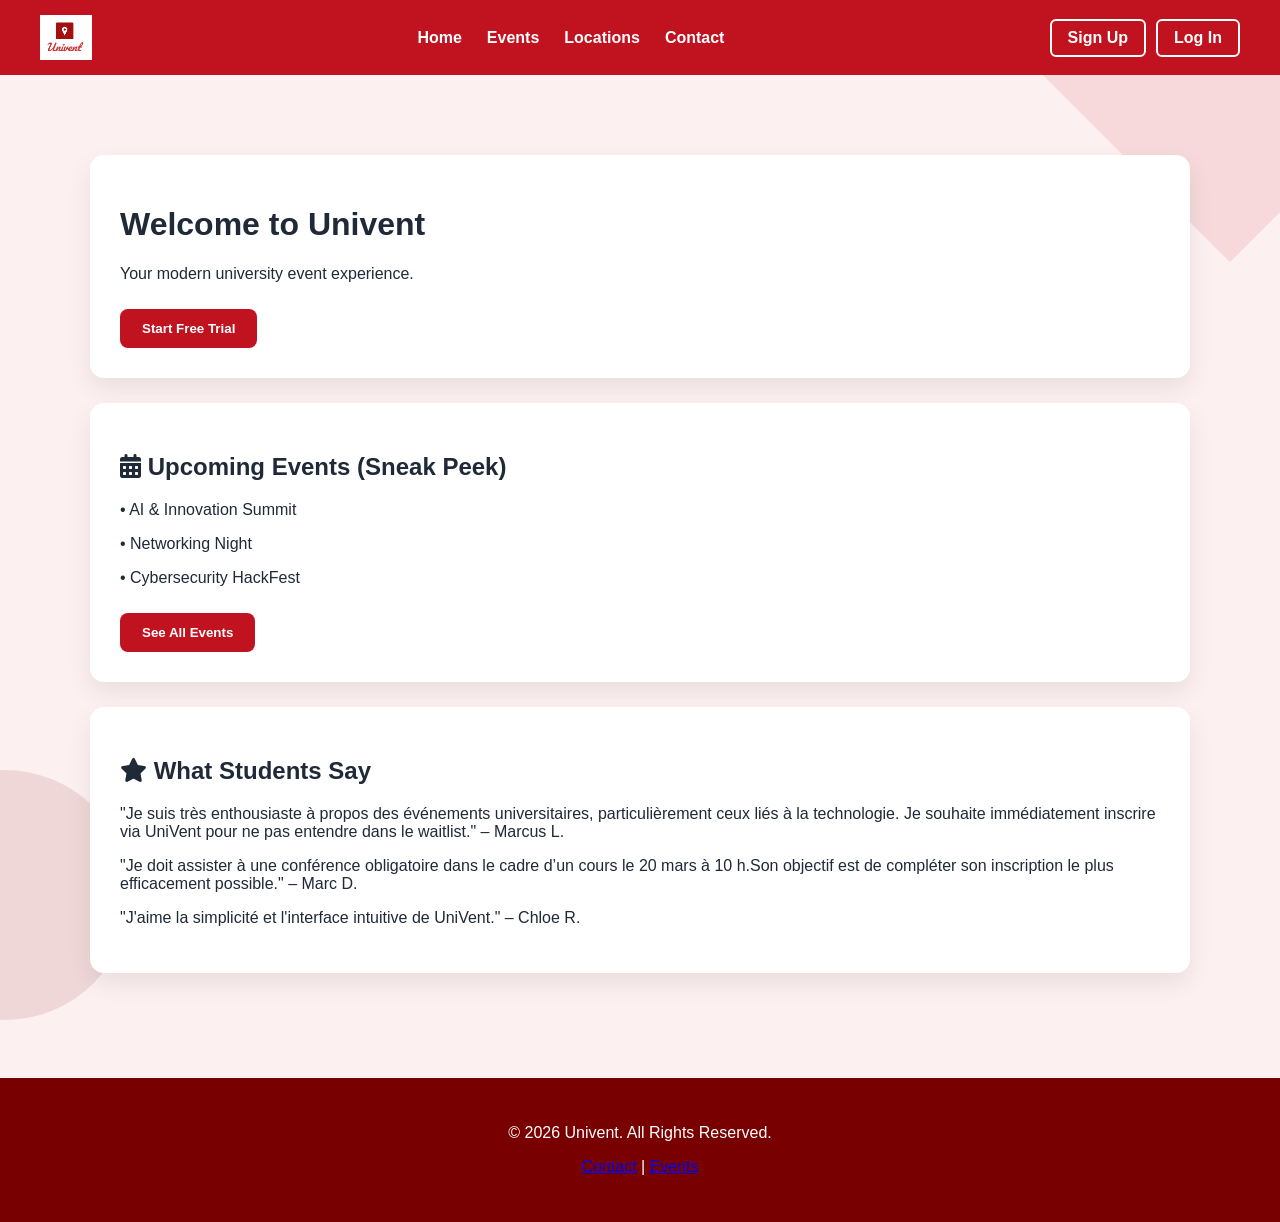
<file: index.html>
<!DOCTYPE html>
<html>
<head>
<meta charset="UTF-8">
<meta name="viewport" content="width=device-width, initial-scale=1.0">
<title>Univent</title>
<link rel="stylesheet" href="css/style.css">
<link rel="stylesheet" href="https://cdnjs.cloudflare.com/ajax/libs/font-awesome/6.5.0/css/all.min.css">
</head>

<body>

<header>

<div class="logo-container">
  <img src="images/univent-logo.png" alt="Univent Logo">
</div>

<nav>
  <a href="index.html">Home</a>
  <a href="services.html">Events</a>
  <a href="location.html">Locations</a>
  <a href="contact.html">Contact</a>
</nav>

<div class="auth-buttons">
  <a href="premium.html">Sign Up</a>
  <a href="premium.html">Log In</a>
</div>

</header>


<div class="container fade">

<div class="card">
<h1>Welcome to Univent</h1>
<p>Your modern university event experience.</p>
<a href="premium.html"><button>Start Free Trial</button></a>
</div>

<div class="card">
<h2><i class="fa-solid fa-calendar-days"></i> Upcoming Events (Sneak Peek)</h2>
<p>• AI & Innovation Summit</p>
<p>• Networking Night</p>
<p>• Cybersecurity HackFest</p>
<a href="services.html"><button>See All Events</button></a>
</div>

<div class="card">
<h2><i class="fa-solid fa-star"></i> What Students Say</h2>
<p>"Je suis très enthousiaste à propos des événements universitaires, particulièrement 
ceux liés à la technologie. Je souhaite immédiatement inscrire via UniVent pour ne 
pas entendre dans le waitlist." – Marcus L.</p>
<p>"Je doit assister à une conférence obligatoire dans le cadre d’un cours le 20 mars à 10 h.Son objectif est de compléter son inscription le plus efficacement possible." – Marc D.</p>
<p>"J'aime la simplicité et l'interface intuitive de UniVent." – Chloe R.</p>
</div>

</div>

<footer>
<p>© 2026 Univent. All Rights Reserved.</p>
<p>
<a href="contact.html">Contact</a> |
<a href="services.html">Events</a>
</p>
</footer>

</body>
</html>
</file>
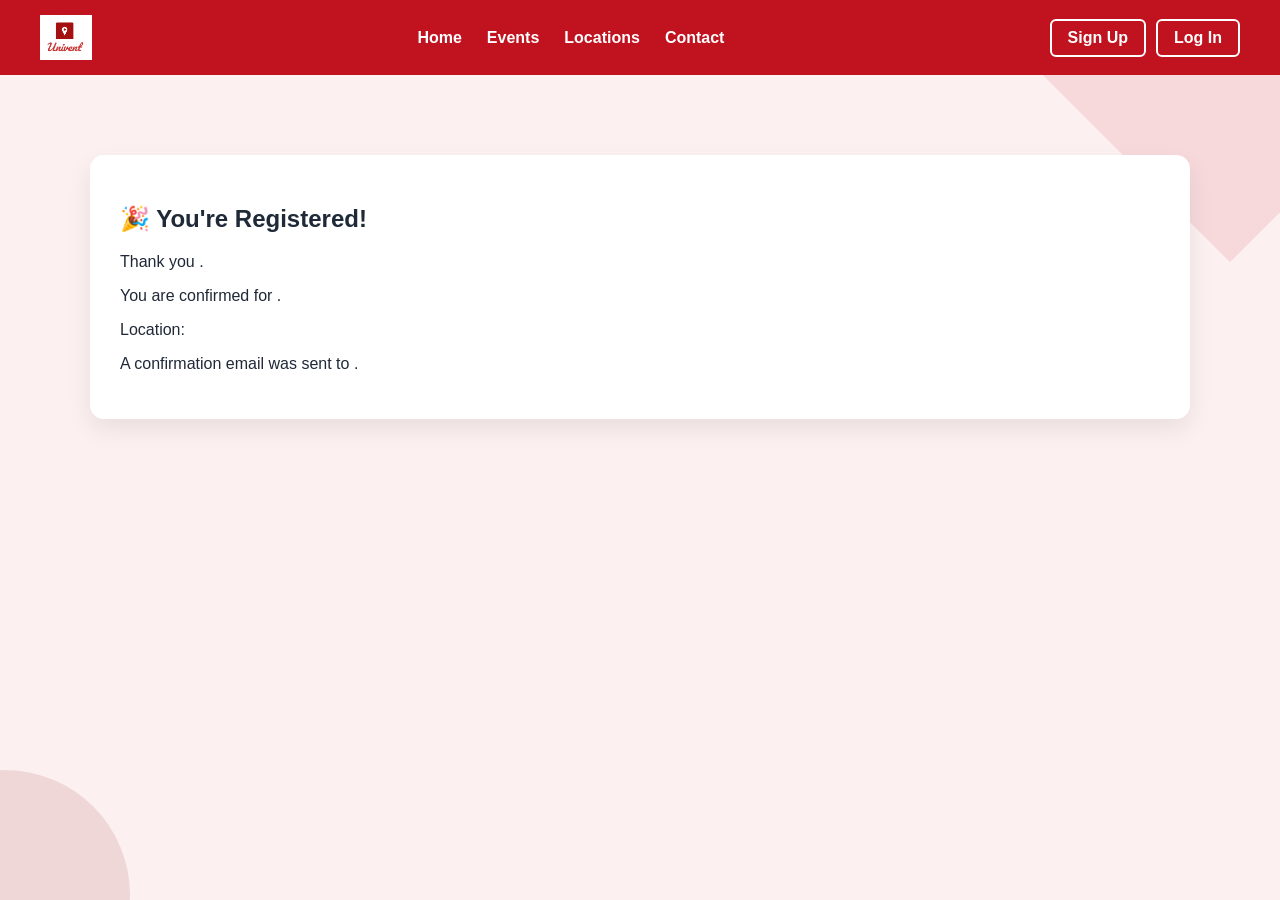
<file: confirmation.html>
<header>

<div class="logo-container">
  <img src="images/univent-logo.png" alt="Univent Logo">
</div>

<nav>
  <a href="index.html">Home</a>
  <a href="services.html">Events</a>
  <a href="location.html">Locations</a>
  <a href="contact.html">Contact</a>
</nav>

<div class="auth-buttons">
  <a href="premium.html">Sign Up</a>
  <a href="premium.html">Log In</a>
</div>

</header>
<!DOCTYPE html>
<html>
<head>
  <title>Confirmation</title>
  <link rel="stylesheet" href="css/style.css">
  <script src="js/script.js"></script>
</head>
<body onload="loadConfirmation()">

<div class="container">
  <div class="card">
    <h2>🎉 You're Registered!</h2>
    <p>Thank you <strong><span id="confName"></span></strong>.</p>
    <p>You are confirmed for <strong><span id="confEvent"></span></strong>.</p>
    <p>Location: <span id="confLocation"></span></p>
    <p>A confirmation email was sent to <span id="confEmail"></span>.</p>
  </div>
</div>

</body>
</html>
</file>
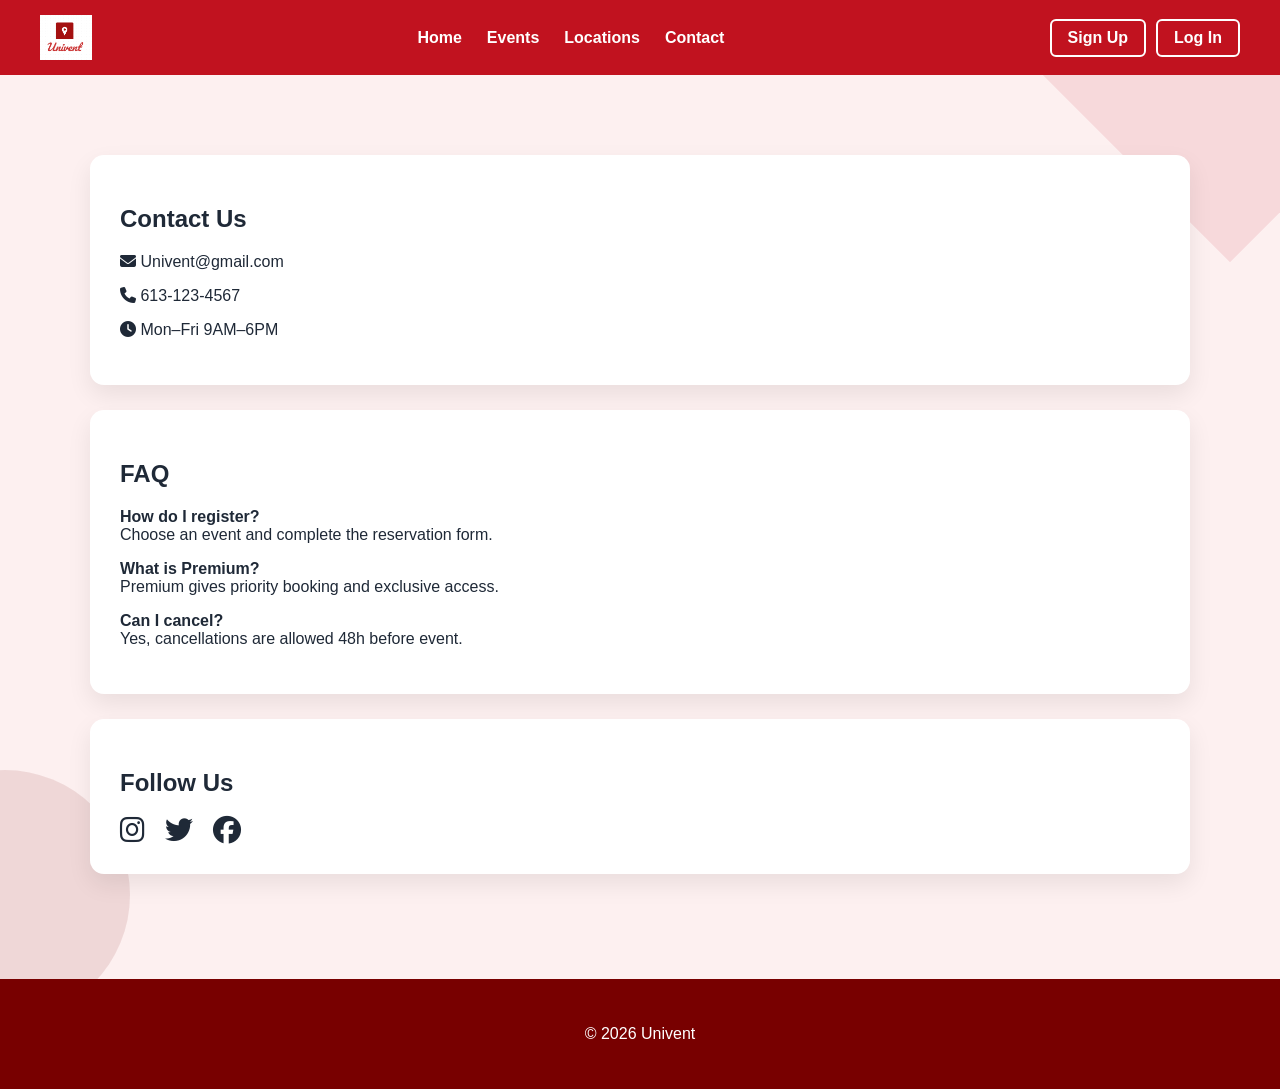
<file: contact.html>
<!DOCTYPE html>
<html>
<head>
<title>Contact</title>
<link rel="stylesheet" href="css/style.css">
<link rel="stylesheet" href="https://cdnjs.cloudflare.com/ajax/libs/font-awesome/6.5.0/css/all.min.css">
</head>
<body>

<header>

<div class="logo-container">
  <img src="images/univent-logo.png" alt="Univent Logo">
</div>

<nav>
  <a href="index.html">Home</a>
  <a href="services.html">Events</a>
  <a href="location.html">Locations</a>
  <a href="contact.html">Contact</a>
</nav>

<div class="auth-buttons">
  <a href="premium.html">Sign Up</a>
  <a href="premium.html">Log In</a>
</div>

</header>

<div class="container fade">

<div class="card">
<h2>Contact Us</h2>
<p><i class="fa-solid fa-envelope"></i> Univent@gmail.com</p>
<p><i class="fa-solid fa-phone"></i> 613-123-4567</p>
<p><i class="fa-solid fa-clock"></i> Mon–Fri 9AM–6PM</p>
</div>

<div class="card">
<h2>FAQ</h2>
<p><strong>How do I register?</strong><br>Choose an event and complete the reservation form.</p>
<p><strong>What is Premium?</strong><br>Premium gives priority booking and exclusive access.</p>
<p><strong>Can I cancel?</strong><br>Yes, cancellations are allowed 48h before event.</p>
</div>

<div class="card">
<h2>Follow Us</h2>
<div style="font-size:28px; display:flex; gap:20px;">
<i class="fa-brands fa-instagram"></i>
<i class="fa-brands fa-twitter"></i>
<i class="fa-brands fa-facebook"></i>
</div>
</div>

</div>

<footer>
<p>© 2026 Univent</p>
</footer>

</body>
</html>
</file>
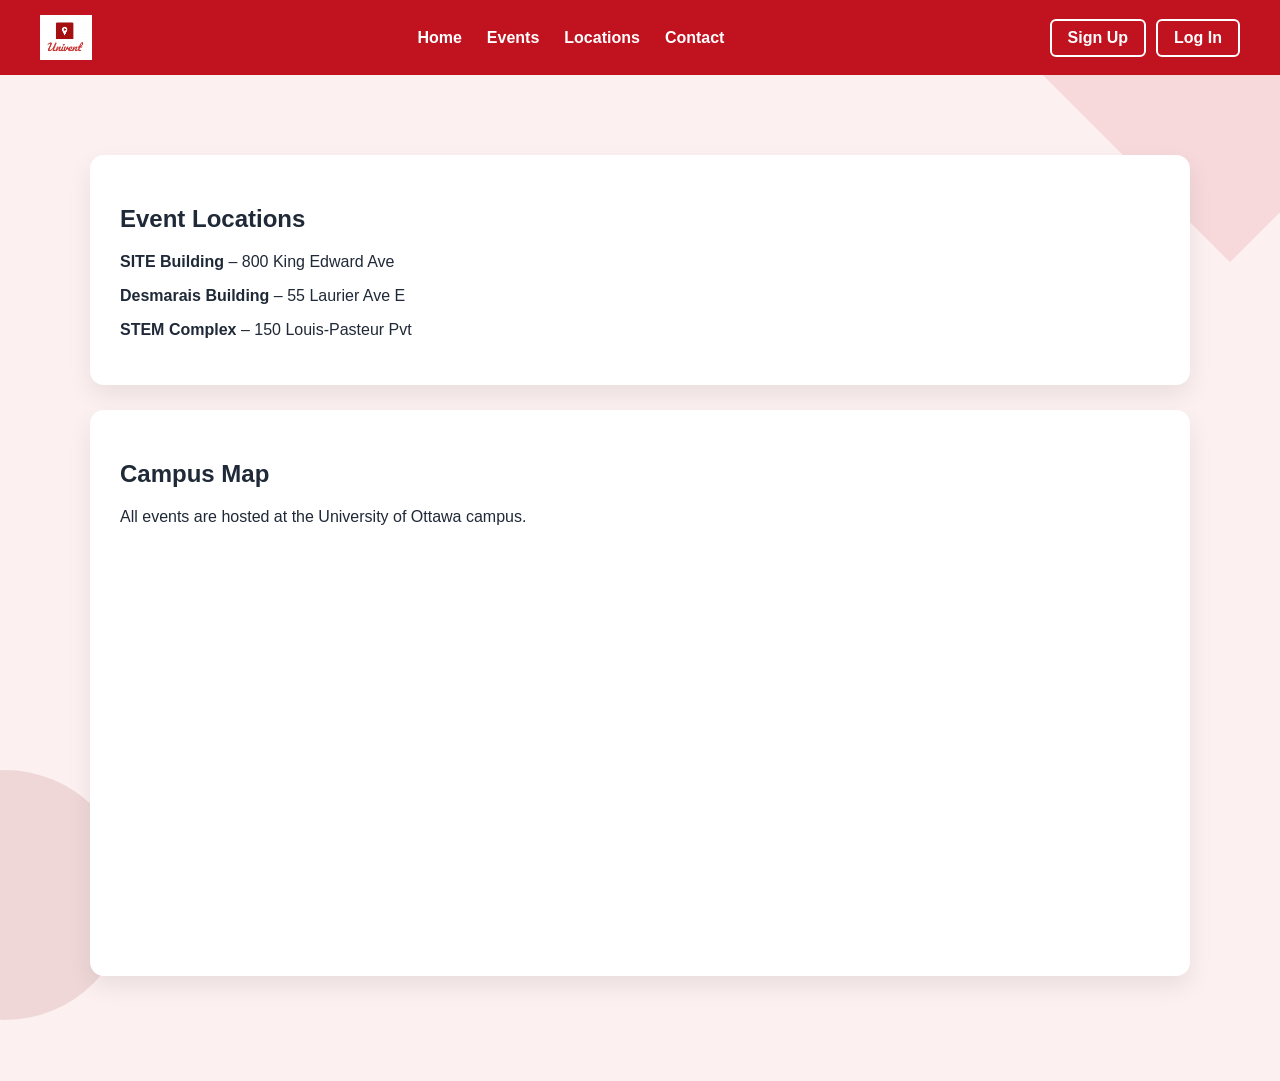
<file: location.html>
<!DOCTYPE html>
<html>
<head>
  <title>Locations</title>
  <link rel="stylesheet" href="css/style.css">
</head>
<body>

<header>

<div class="logo-container">
  <img src="images/univent-logo.png" alt="Univent Logo">
</div>

<nav>
  <a href="index.html">Home</a>
  <a href="services.html">Events</a>
  <a href="location.html">Locations</a>
  <a href="contact.html">Contact</a>
</nav>

<div class="auth-buttons">
  <a href="premium.html">Sign Up</a>
  <a href="premium.html">Log In</a>
</div>

</header>

<div class="container">

  <div class="card">
    <h2>Event Locations</h2>
    <p><strong>SITE Building</strong> – 800 King Edward Ave</p>
    <p><strong>Desmarais Building</strong> – 55 Laurier Ave E</p>
    <p><strong>STEM Complex</strong> – 150 Louis-Pasteur Pvt</p>
  </div>

  <div class="card">
    <h2>Campus Map</h2>
    <p>All events are hosted at the University of Ottawa campus.</p>

    <iframe 
      src="https://www.google.com/maps?q=University+of+Ottawa&output=embed"
      width="100%" 
      height="400" 
      style="border:0; border-radius:12px;"
      allowfullscreen=""
      loading="lazy">
    </iframe>

  </div>

</div>

</body>
</html>
</file>
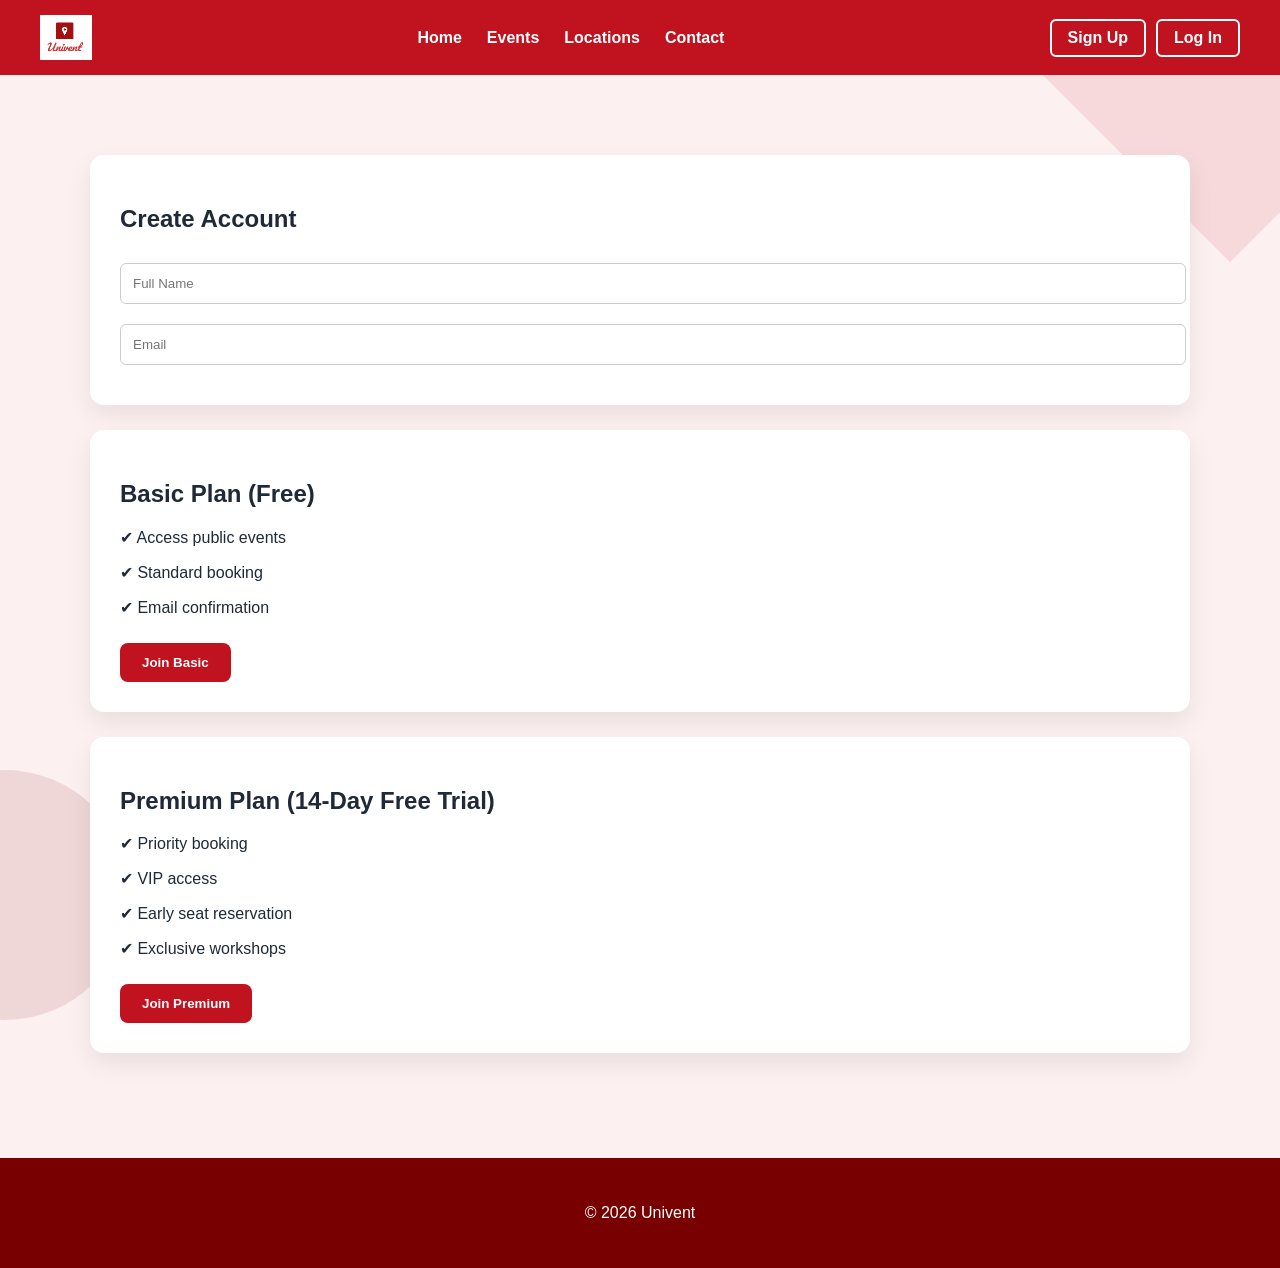
<file: premium.html>
<!DOCTYPE html>
<html>
<head>
<title>Plans</title>
<link rel="stylesheet" href="css/style.css">
<script src="js/script.js"></script>
</head>
<body>

<header>

<div class="logo-container">
  <img src="images/univent-logo.png" alt="Univent Logo">
</div>

<nav>
  <a href="index.html">Home</a>
  <a href="services.html">Events</a>
  <a href="location.html">Locations</a>
  <a href="contact.html">Contact</a>
</nav>

<div class="auth-buttons">
  <a href="premium.html">Sign Up</a>
  <a href="premium.html">Log In</a>
</div>

</header>

<div class="container">

<div class="card">
<h2>Create Account</h2>
<input type="text" id="planName" placeholder="Full Name">
<input type="email" id="planEmail" placeholder="Email">
</div>

<div class="card" id="basicCard">
<h2>Basic Plan (Free)</h2>
<p>✔ Access public events</p>
<p>✔ Standard booking</p>
<p>✔ Email confirmation</p>
<button onclick="choosePlan('Basic')">Join Basic</button>
</div>

<div class="card" id="premiumCard">
<h2>Premium Plan (14-Day Free Trial)</h2>
<p>✔ Priority booking</p>
<p>✔ VIP access</p>
<p>✔ Early seat reservation</p>
<p>✔ Exclusive workshops</p>
<button onclick="choosePlan('Premium')">Join Premium</button>
</div>

</div>

<footer>
<p>© 2026 Univent</p>
</footer>

</body>
</html>
</file>
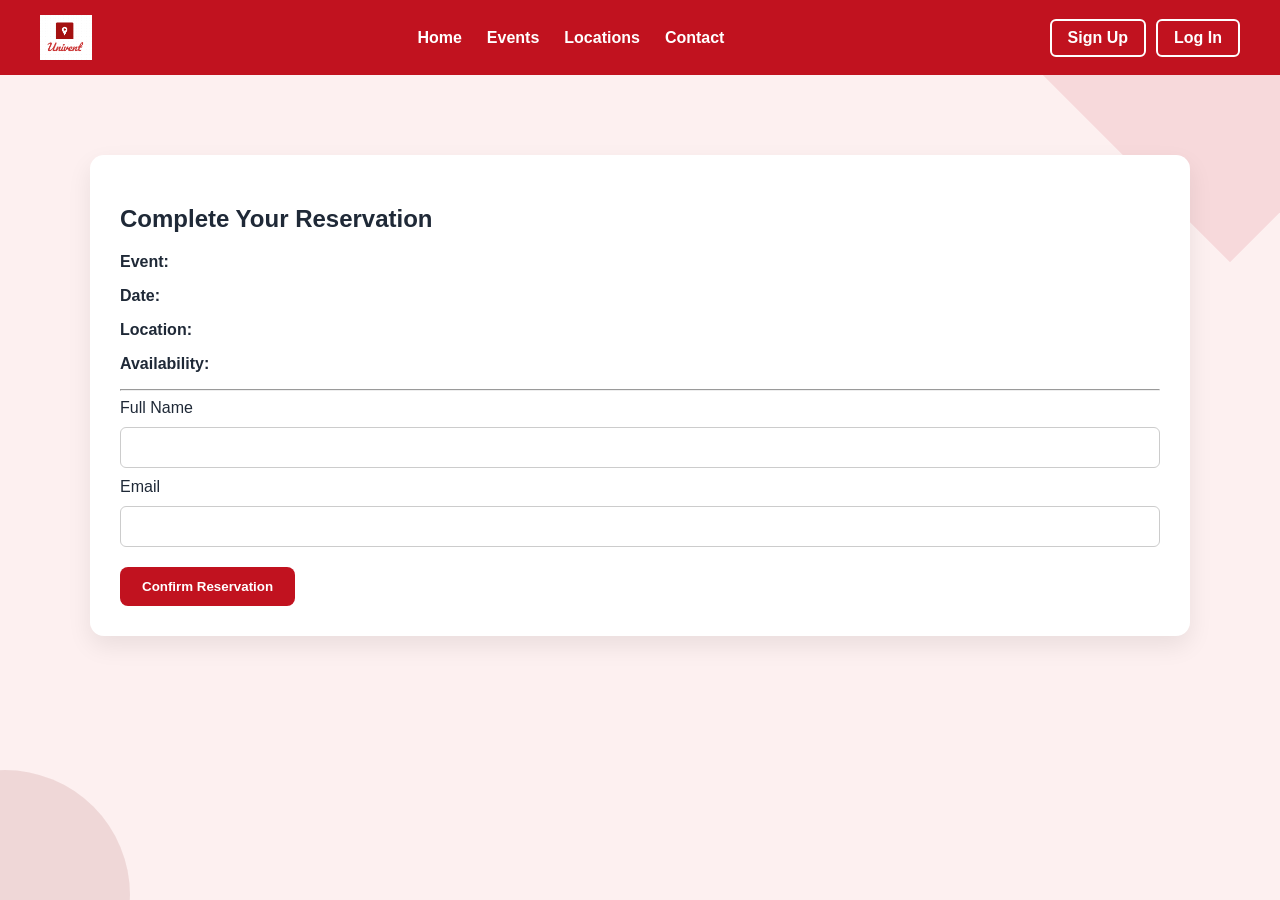
<file: reservation.html>
<header>

<div class="logo-container">
  <img src="images/univent-logo.png" alt="Univent Logo">
</div>

<nav>
  <a href="index.html">Home</a>
  <a href="services.html">Events</a>
  <a href="location.html">Locations</a>
  <a href="contact.html">Contact</a>
</nav>

<div class="auth-buttons">
  <a href="premium.html">Sign Up</a>
  <a href="premium.html">Log In</a>
</div>

</header>
<!DOCTYPE html>
<html>
<head>
  <title>Reservation</title>
  <link rel="stylesheet" href="css/style.css">
  <script src="js/script.js"></script>
</head>
<body onload="loadReservation()">

<div class="container">
  <div class="card">
    <h2>Complete Your Reservation</h2>

    <p><strong>Event:</strong> <span id="resEvent"></span></p>
    <p><strong>Date:</strong> <span id="resDate"></span></p>
    <p><strong>Location:</strong> <span id="resLocation"></span></p>
    <p><strong>Availability:</strong> <span id="resSeats"></span></p>

    <hr>

    <label>Full Name</label>
    <input type="text" id="name">

    <label>Email</label>
    <input type="email" id="email">

    <button onclick="submitReservation()">Confirm Reservation</button>
  </div>
</div>

</body>
</html>
</file>
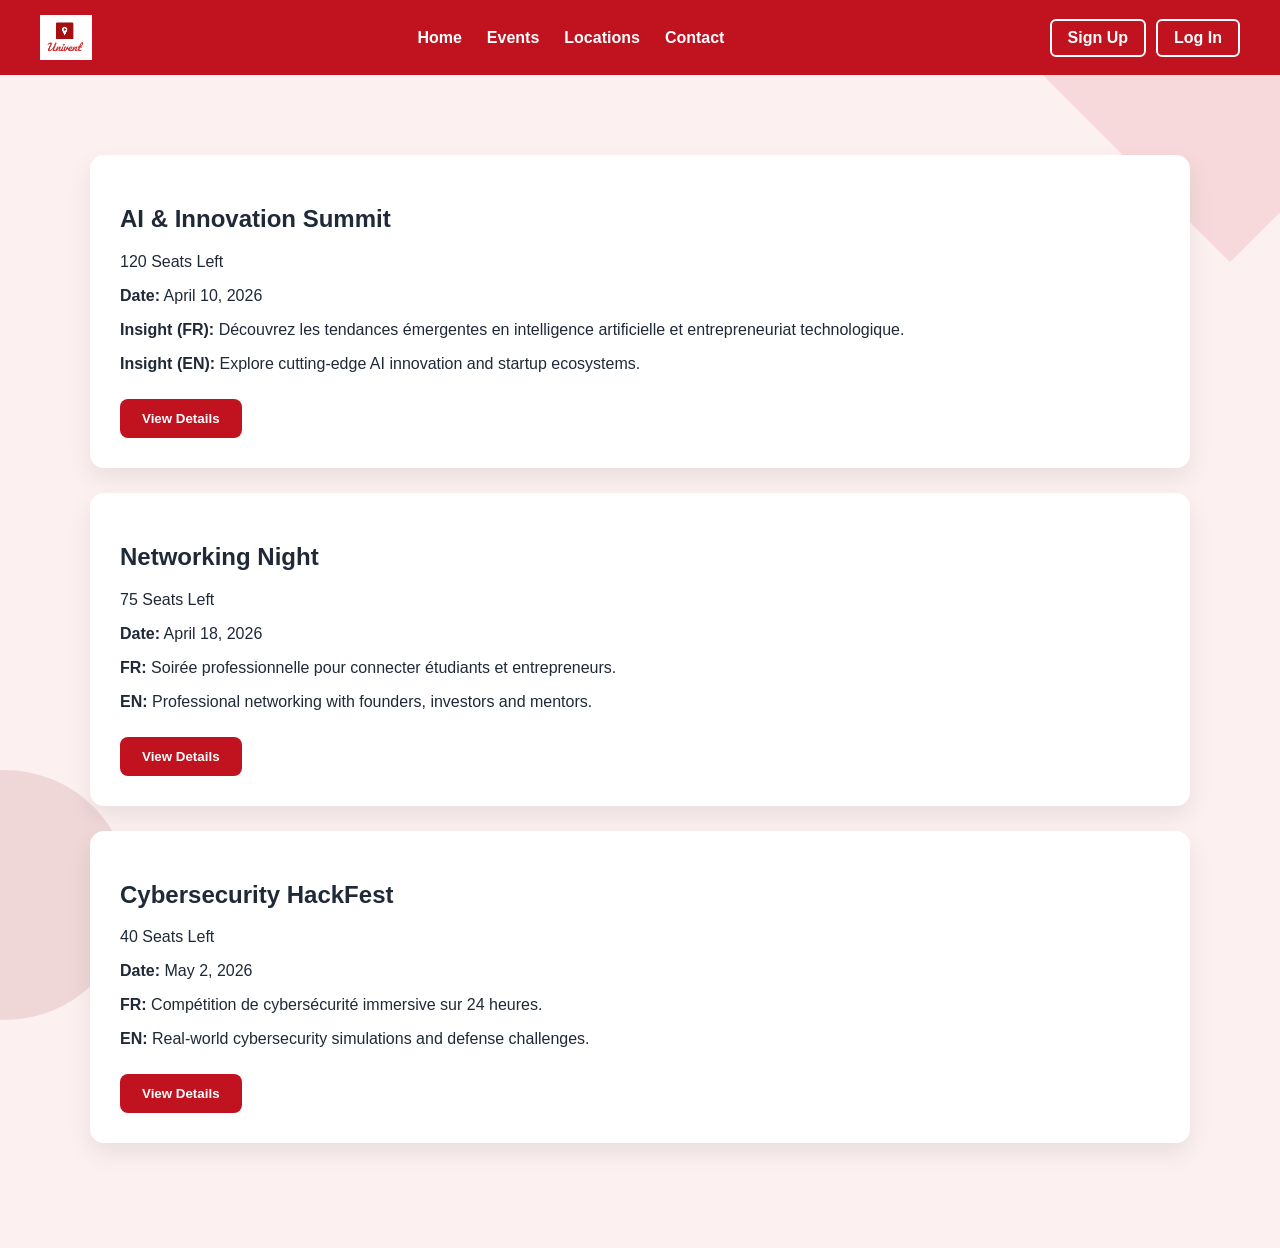
<file: services.html>
<header>

<div class="logo-container">
  <img src="images/univent-logo.png" alt="Univent Logo">
</div>

<nav>
  <a href="index.html">Home</a>
  <a href="services.html">Events</a>
  <a href="location.html">Locations</a>
  <a href="contact.html">Contact</a>
</nav>

<div class="auth-buttons">
  <a href="premium.html">Sign Up</a>
  <a href="premium.html">Log In</a>
</div>

</header>
<!DOCTYPE html>
<html>
<head>
<title>Events</title>
<link rel="stylesheet" href="css/style.css">
</head>
<body>



<div class="container">

<div class="card">
<h2>AI & Innovation Summit</h2>
<span class="badge">120 Seats Left</span>
<p><strong>Date:</strong> April 10, 2026</p>
<p><strong>Insight (FR):</strong> Découvrez les tendances émergentes en intelligence artificielle et entrepreneuriat technologique.</p>
<p><strong>Insight (EN):</strong> Explore cutting-edge AI innovation and startup ecosystems.</p>
<a href="events/event1.html"><button>View Details</button></a>
</div>

<div class="card">
<h2>Networking Night</h2>
<span class="badge">75 Seats Left</span>
<p><strong>Date:</strong> April 18, 2026</p>
<p><strong>FR:</strong> Soirée professionnelle pour connecter étudiants et entrepreneurs.</p>
<p><strong>EN:</strong> Professional networking with founders, investors and mentors.</p>
<a href="events/event2.html"><button>View Details</button></a>
</div>

<div class="card">
<h2>Cybersecurity HackFest</h2>
<span class="badge">40 Seats Left</span>
<p><strong>Date:</strong> May 2, 2026</p>
<p><strong>FR:</strong> Compétition de cybersécurité immersive sur 24 heures.</p>
<p><strong>EN:</strong> Real-world cybersecurity simulations and defense challenges.</p>
<a href="events/event3.html"><button>View Details</button></a>
</div>

</div>

</body>
</html>
</file>
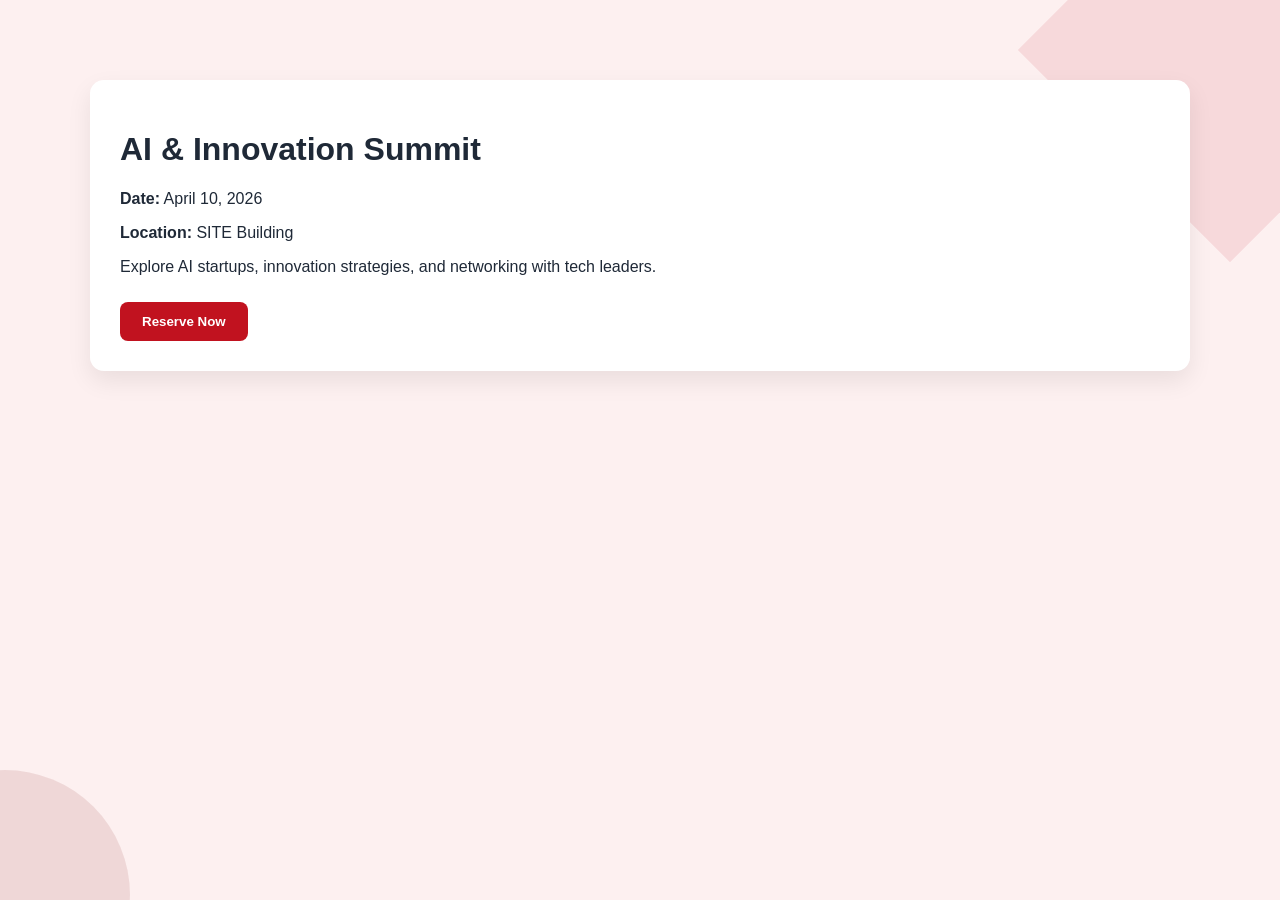
<file: events/event1.html>
<!DOCTYPE html>
<html>
<head>
  <title>AI Summit</title>
  <link rel="stylesheet" href="../css/style.css">
  <script src="../js/script.js"></script>
</head>
<body>

<div class="container">
  <div class="card">
    <h1>AI & Innovation Summit</h1>
    <p><strong>Date:</strong> April 10, 2026</p>
    <p><strong>Location:</strong> SITE Building</p>
    <p>Explore AI startups, innovation strategies, and networking with tech leaders.</p>
    <button onclick="selectEvent('AI & Innovation Summit','April 10, 2026','SITE Building','120 Seats Left')">
      Reserve Now
    </button>
  </div>
</div>

</body>
</html>
</file>
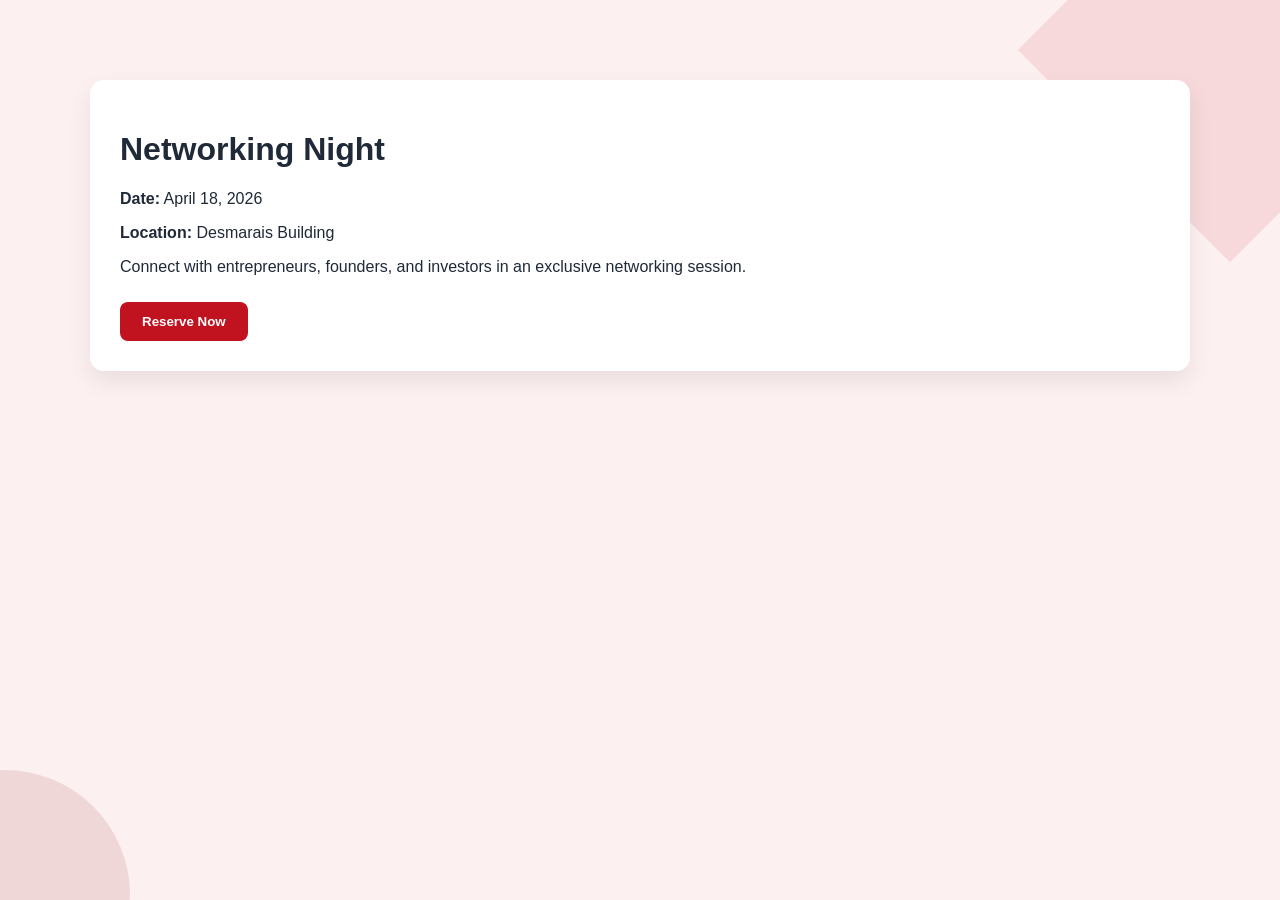
<file: events/event2.html>
<!DOCTYPE html>
<html>
<head>
  <title>Networking Night</title>
  <link rel="stylesheet" href="../css/style.css">
  <script src="../js/script.js"></script>
</head>
<body>

<div class="container">
  <div class="card">
    <h1>Networking Night</h1>
    <p><strong>Date:</strong> April 18, 2026</p>
    <p><strong>Location:</strong> Desmarais Building</p>
    <p>Connect with entrepreneurs, founders, and investors in an exclusive networking session.</p>
    <button onclick="selectEvent('Networking Night','April 18, 2026','Desmarais Building','75 Seats Left')">
      Reserve Now
    </button>
  </div>
</div>

</body>
</html>
</file>
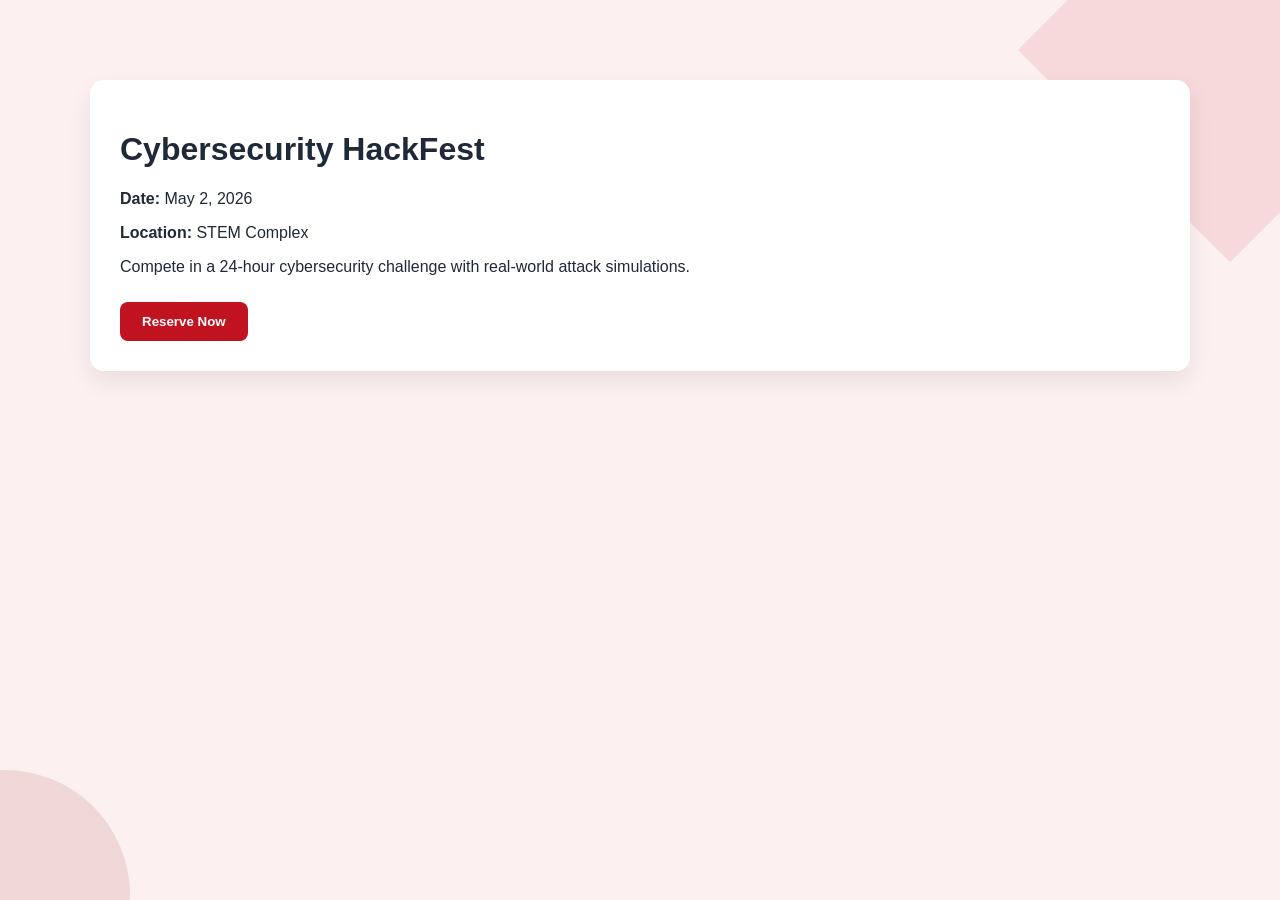
<file: events/event3.html>
<!DOCTYPE html>
<html>
<head>
  <title>Cybersecurity HackFest</title>
  <link rel="stylesheet" href="../css/style.css">
  <script src="../js/script.js"></script>
</head>
<body>

<div class="container">
  <div class="card">
    <h1>Cybersecurity HackFest</h1>
    <p><strong>Date:</strong> May 2, 2026</p>
    <p><strong>Location:</strong> STEM Complex</p>
    <p>Compete in a 24-hour cybersecurity challenge with real-world attack simulations.</p>
    <button onclick="selectEvent('Cybersecurity HackFest','May 2, 2026','STEM Complex','40 Seats Left')">
      Reserve Now
    </button>
  </div>
</div>

</body>
</html>
</file>
<file: css/style.css>
/* LOGO */
.logo-container {
  display: flex;
  align-items: center;
  gap: 12px;
}

.logo-container img {
  height: 45px;
  width: auto;
}

.logo-text {
  color: white;
  font-size: 22px;
  font-weight: bold;
}

:root {
  --primary: #c1121f;
  --primary-dark: #780000;
  --gold: #d4af37;
  --bg-light: #fdf0f0;
  --card-bg: #ffffff;
  --text-dark: #1f2937;
}

body {
  margin: 0;
  font-family: "Segoe UI", sans-serif;
  background: var(--bg-light);
  color: var(--text-dark);
  position: relative;
  overflow-x: hidden;
}

/* GEOMETRIC BACKGROUND */
body::before {
  content: "";
  position: fixed;
  top: -100px;
  right: -100px;
  width: 300px;
  height: 300px;
  background: rgba(193,18,31,0.1);
  transform: rotate(45deg);
  z-index: -1;
}

body::after {
  content: "";
  position: fixed;
  bottom: -120px;
  left: -120px;
  width: 250px;
  height: 250px;
  background: rgba(120,0,0,0.1);
  border-radius: 50%;
  z-index: -1;
}

/* HEADER */
header {
  background: var(--primary);
  padding: 15px 40px;
  display: flex;
  justify-content: space-between;
  align-items: center;
}

nav {
  display: flex;
  gap: 25px;
}

nav a {
  color: white;
  text-decoration: none;
  font-weight: 600;
}

/* LAYOUT */
.container {
  max-width: 1100px;
  margin: 60px auto;
  padding: 20px;
}

.card {
  background: var(--card-bg);
  padding: 30px;
  border-radius: 14px;
  margin-bottom: 25px;
  box-shadow: 0 10px 25px rgba(0,0,0,0.08);
  transition: 0.3s ease;
}

.card:hover {
  transform: translateY(-5px);
}

button {
  padding: 12px 22px;
  border: none;
  background: var(--primary);
  color: white;
  border-radius: 8px;
  font-weight: 600;
  cursor: pointer;
  margin-top: 10px;
}

button:hover {
  background: var(--primary-dark);
}

/* PREMIUM ACTIVE STATE */
.premium-active {
  border: 3px solid var(--gold);
}

.premium-active h2 {
  color: var(--gold);
}

input {
  padding: 12px;
  width: 100%;
  margin: 10px 0;
  border-radius: 6px;
  border: 1px solid #ccc;
}

footer {
  background: var(--primary-dark);
  color: white;
  text-align: center;
  padding: 30px;
  margin-top: 40px;
}
/* AUTH BUTTONS — FIXED COLOR */

.auth-buttons {
    display: flex;
    gap: 10px;
}

.auth-buttons a {

    color: white;
    text-decoration: none;
    padding: 8px 16px;
    border: 2px solid white;
    border-radius: 6px;
    font-weight: 600;
    transition: 0.3s;

}

.auth-buttons a:hover {

    background: white;
    color: #c8102e;

}

/* Primary signup button */

.auth-buttons .signup {

    background: white;
    color: #c8102e;

}

.auth-buttons .signup:hover {

    background: #ffe5e5;

}
</file>
